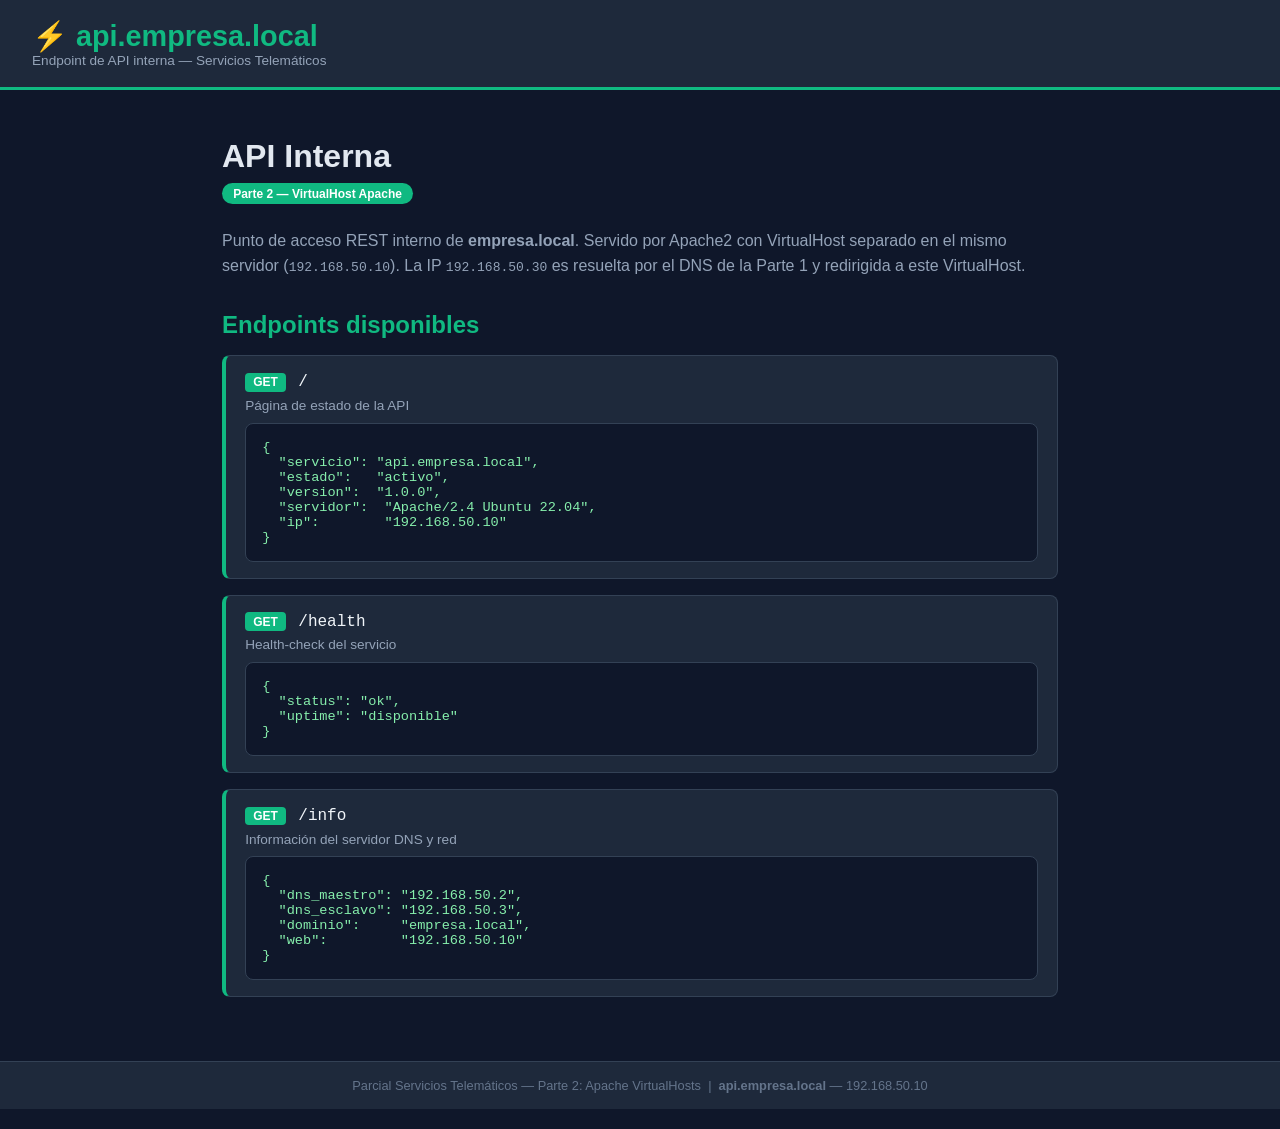
<file: parte2-apache/sitio/api/index.html>
<!DOCTYPE html>
<html lang="es">
<head>
    <meta charset="UTF-8">
    <meta name="viewport" content="width=device-width, initial-scale=1.0">
    <title>API — empresa.local</title>
    <style>
        * { box-sizing: border-box; margin: 0; padding: 0; }
        body {
            font-family: 'Segoe UI', Arial, sans-serif;
            background: #0f172a;
            color: #e2e8f0;
            min-height: 100vh;
            display: flex;
            flex-direction: column;
        }
        header {
            background: #1e293b;
            border-bottom: 3px solid #10b981;
            padding: 1.2rem 2rem;
        }
        header .logo { font-size: 1.8rem; font-weight: 700; color: #10b981; }
        header .subtitle { font-size: 0.85rem; color: #94a3b8; }
        main { flex: 1; padding: 3rem 2rem; max-width: 900px; margin: 0 auto; width: 100%; }
        h1 { font-size: 2rem; margin-bottom: 0.5rem; }
        .badge {
            display: inline-block;
            background: #10b981;
            color: white;
            padding: 0.2rem 0.7rem;
            border-radius: 999px;
            font-size: 0.75rem;
            font-weight: 600;
            margin-bottom: 1.5rem;
        }
        p.desc { color: #94a3b8; margin-bottom: 2rem; line-height: 1.6; }
        .endpoint {
            background: #1e293b;
            border: 1px solid #334155;
            border-left: 4px solid #10b981;
            border-radius: 8px;
            padding: 1rem 1.2rem;
            margin-bottom: 1rem;
        }
        .endpoint .method {
            display: inline-block;
            background: #10b981;
            color: white;
            font-size: 0.75rem;
            font-weight: 700;
            padding: 0.15rem 0.5rem;
            border-radius: 4px;
            margin-right: 0.5rem;
        }
        .endpoint .path { font-family: monospace; font-size: 1rem; color: #f1f5f9; }
        .endpoint .desc { color: #94a3b8; font-size: 0.85rem; margin-top: 0.4rem; }
        .json-block {
            background: #0f172a;
            border: 1px solid #334155;
            border-radius: 8px;
            padding: 1rem;
            font-family: monospace;
            font-size: 0.85rem;
            color: #86efac;
            margin-top: 0.6rem;
            white-space: pre;
        }
        footer {
            background: #1e293b;
            border-top: 1px solid #334155;
            padding: 1rem 2rem;
            text-align: center;
            font-size: 0.8rem;
            color: #64748b;
        }
    </style>
</head>
<body>

<header>
    <div class="logo">⚡ api.empresa.local</div>
    <div class="subtitle">Endpoint de API interna — Servicios Telemáticos</div>
</header>

<main>
    <h1>API Interna</h1>
    <span class="badge">Parte 2 — VirtualHost Apache</span>
    <p class="desc">
        Punto de acceso REST interno de <strong>empresa.local</strong>. Servido por
        Apache2 con VirtualHost separado en el mismo servidor (<code>192.168.50.10</code>).
        La IP <code>192.168.50.30</code> es resuelta por el DNS de la Parte 1 y redirigida a este VirtualHost.
    </p>

    <h2 style="color:#10b981; margin-bottom:1rem;">Endpoints disponibles</h2>

    <div class="endpoint">
        <span class="method">GET</span>
        <span class="path">/</span>
        <div class="desc">Página de estado de la API</div>
        <div class="json-block">{
  "servicio": "api.empresa.local",
  "estado":   "activo",
  "version":  "1.0.0",
  "servidor":  "Apache/2.4 Ubuntu 22.04",
  "ip":        "192.168.50.10"
}</div>
    </div>

    <div class="endpoint">
        <span class="method">GET</span>
        <span class="path">/health</span>
        <div class="desc">Health-check del servicio</div>
        <div class="json-block">{
  "status": "ok",
  "uptime": "disponible"
}</div>
    </div>

    <div class="endpoint">
        <span class="method">GET</span>
        <span class="path">/info</span>
        <div class="desc">Información del servidor DNS y red</div>
        <div class="json-block">{
  "dns_maestro": "192.168.50.2",
  "dns_esclavo": "192.168.50.3",
  "dominio":     "empresa.local",
  "web":         "192.168.50.10"
}</div>
    </div>
</main>

<footer>
    Parcial Servicios Telemáticos — Parte 2: Apache VirtualHosts &nbsp;|&nbsp;
    <strong>api.empresa.local</strong> — 192.168.50.10
</footer>

</body>
</html>
</file>
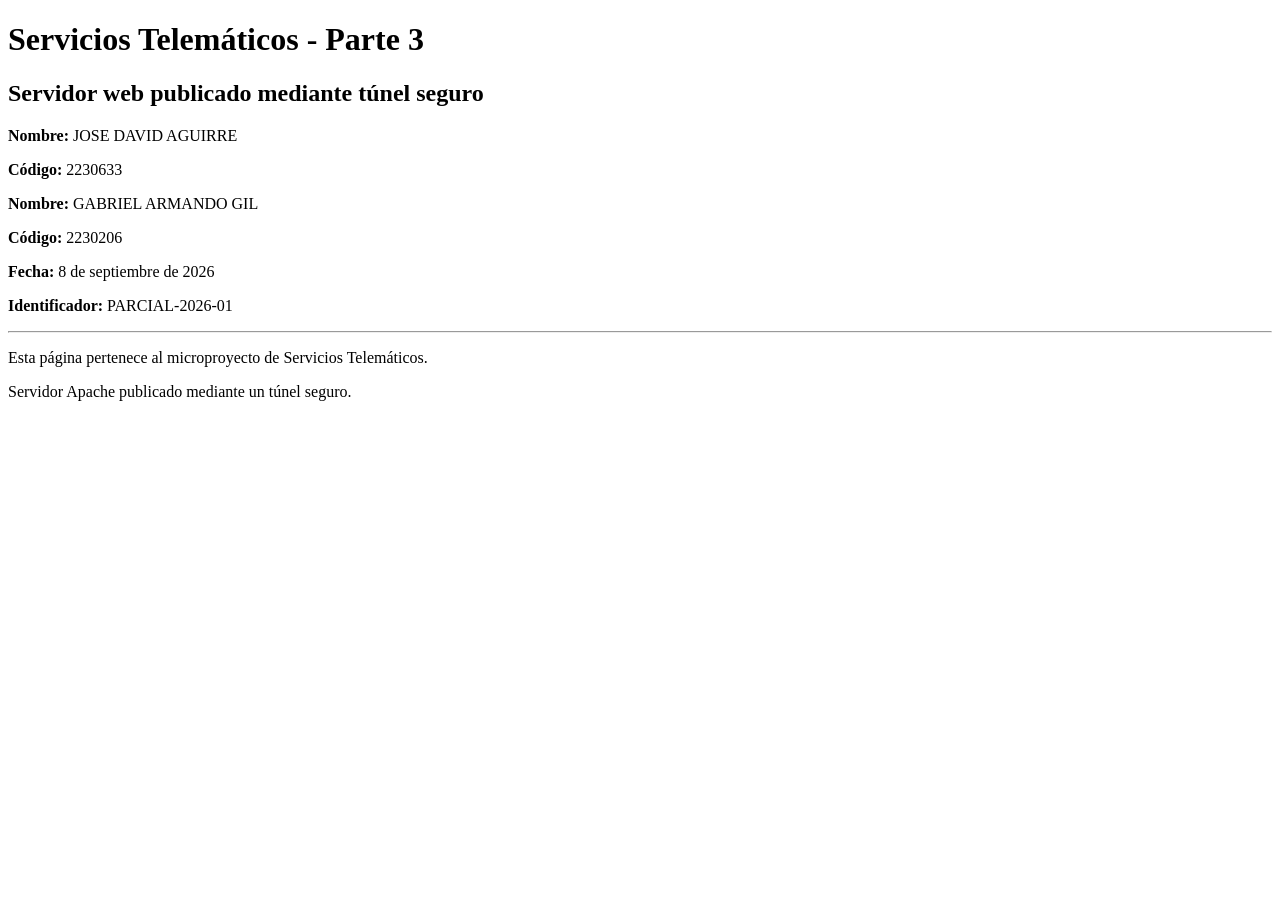
<file: parte3-tunel/sitio/pagina_personalizada.html>
<!DOCTYPE html>
<html lang="es">
<head>
    <meta charset="UTF-8">
    <meta name="viewport" content="width=device-width, initial-scale=1.0">
    <title>Parte 3 - Túnel Seguro</title>
</head>
<body>

    <h1>Servicios Telemáticos - Parte 3</h1>

    <h2>Servidor web publicado mediante túnel seguro</h2>

    <p><strong>Nombre:</strong> JOSE DAVID AGUIRRE</p>
    <p><strong>Código:</strong> 2230633</p>
    <p><strong>Nombre:</strong> GABRIEL ARMANDO GIL</p>
    <p><strong>Código:</strong> 2230206</p>
    <p><strong>Fecha:</strong> 8 de septiembre de 2026</p>
    <p><strong>Identificador:</strong> PARCIAL-2026-01</p>

    <hr>

    <p>
        Esta página pertenece al microproyecto de Servicios Telemáticos.
    </p>

    <p>
        Servidor Apache publicado mediante un túnel seguro.
    </p>

</body>
</html>
</file>
